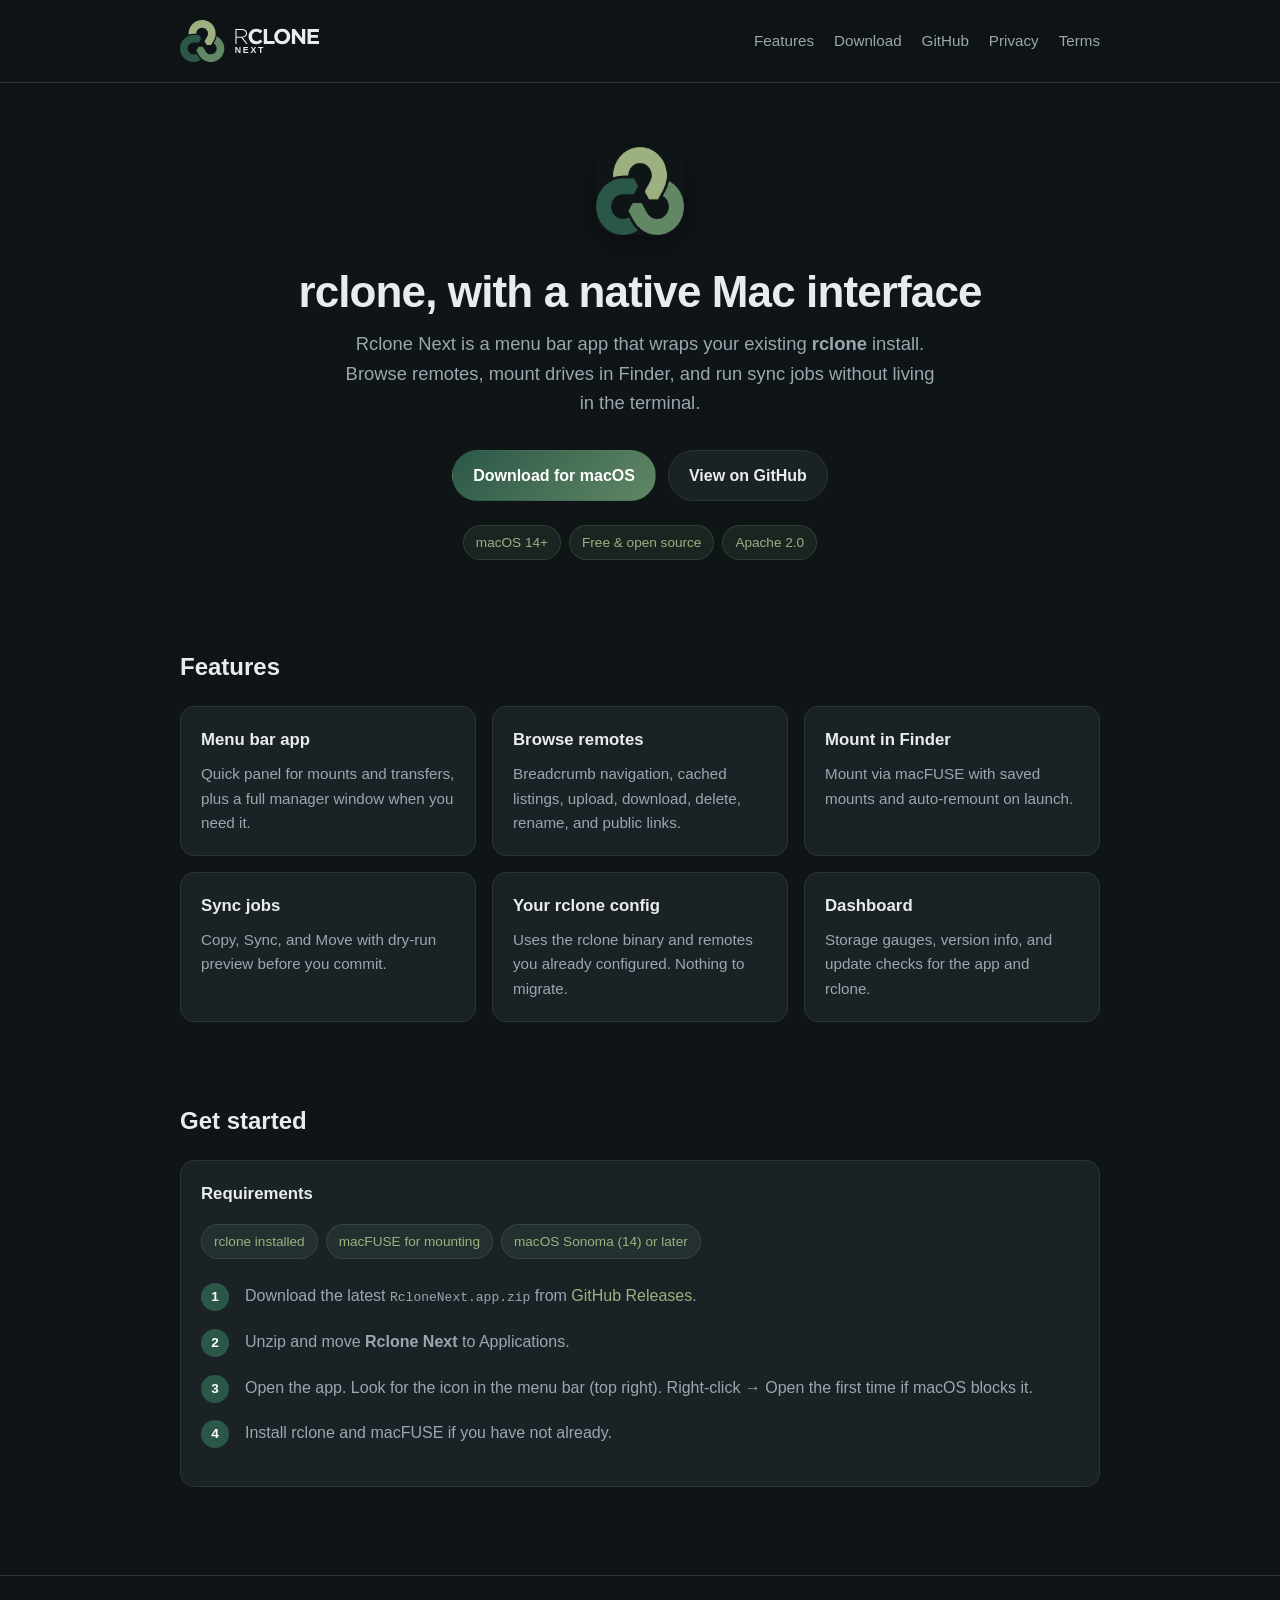
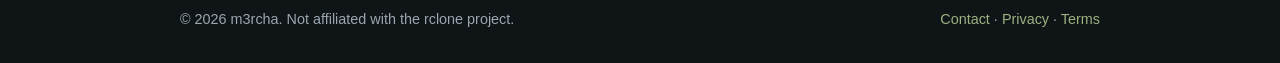
<file: docs/index.html>
<!DOCTYPE html>
<html lang="en">
<head>
  <meta charset="utf-8">
  <meta name="viewport" content="width=device-width, initial-scale=1">
  <title>Rclone Next — native macOS manager for rclone</title>
  <meta name="description" content="A free, open-source menu bar app for managing rclone on macOS. Browse remotes, mount drives, sync files.">
  <link rel="icon" href="assets/icon.png" type="image/png">
  <link rel="stylesheet" href="style.css">
</head>
<body>
  <header class="site-header">
    <div class="wrap">
      <a class="logo" href="index.html" aria-label="Rclone Next home">
        <img src="assets/wordmark.svg" alt="Rclone Next">
      </a>
      <nav class="nav" aria-label="Main">
        <a href="#features">Features</a>
        <a href="#download">Download</a>
        <a href="https://github.com/m3rcha/rclone-next">GitHub</a>
        <a href="privacy.html">Privacy</a>
        <a href="terms.html">Terms</a>
      </nav>
    </div>
  </header>

  <main>
    <section class="hero">
      <div class="wrap">
        <img class="hero-icon" src="assets/icon.png" alt="" width="88" height="88">
        <h1>rclone, with a native Mac interface</h1>
        <p class="lead">
          Rclone Next is a menu bar app that wraps your existing <strong>rclone</strong> install.
          Browse remotes, mount drives in Finder, and run sync jobs without living in the terminal.
        </p>
        <div class="cta-row">
          <a class="btn btn-primary" href="https://github.com/m3rcha/rclone-next/releases/latest">Download for macOS</a>
          <a class="btn btn-secondary" href="https://github.com/m3rcha/rclone-next">View on GitHub</a>
        </div>
        <div class="requirements" style="justify-content: center; margin-top: 1.5rem;">
          <span class="tag">macOS 14+</span>
          <span class="tag">Free &amp; open source</span>
          <span class="tag">Apache 2.0</span>
        </div>
      </div>
    </section>

    <section class="section" id="features">
      <div class="wrap">
        <h2>Features</h2>
        <div class="grid">
          <article class="card">
            <h3>Menu bar app</h3>
            <p>Quick panel for mounts and transfers, plus a full manager window when you need it.</p>
          </article>
          <article class="card">
            <h3>Browse remotes</h3>
            <p>Breadcrumb navigation, cached listings, upload, download, delete, rename, and public links.</p>
          </article>
          <article class="card">
            <h3>Mount in Finder</h3>
            <p>Mount via macFUSE with saved mounts and auto-remount on launch.</p>
          </article>
          <article class="card">
            <h3>Sync jobs</h3>
            <p>Copy, Sync, and Move with dry-run preview before you commit.</p>
          </article>
          <article class="card">
            <h3>Your rclone config</h3>
            <p>Uses the rclone binary and remotes you already configured. Nothing to migrate.</p>
          </article>
          <article class="card">
            <h3>Dashboard</h3>
            <p>Storage gauges, version info, and update checks for the app and rclone.</p>
          </article>
        </div>
      </div>
    </section>

    <section class="section" id="download">
      <div class="wrap">
        <h2>Get started</h2>
        <div class="card">
          <h3>Requirements</h3>
          <div class="requirements">
            <span class="tag"><a href="https://rclone.org/install/">rclone</a> installed</span>
            <span class="tag"><a href="https://macfuse.io/">macFUSE</a> for mounting</span>
            <span class="tag">macOS Sonoma (14) or later</span>
          </div>
          <ol class="steps" style="margin-top: 1.5rem;">
            <li>Download the latest <code>RcloneNext.app.zip</code> from <a href="https://github.com/m3rcha/rclone-next/releases/latest">GitHub Releases</a>.</li>
            <li>Unzip and move <strong>Rclone Next</strong> to Applications.</li>
            <li>Open the app. Look for the icon in the menu bar (top right). Right-click → Open the first time if macOS blocks it.</li>
            <li>Install rclone and macFUSE if you have not already.</li>
          </ol>
        </div>
      </div>
    </section>
  </main>

  <footer class="site-footer">
    <div class="wrap">
      <span>© 2026 m3rcha. Not affiliated with the rclone project.</span>
      <span>
        <a href="https://github.com/m3rcha/rclone-next/issues">Contact</a> ·
        <a href="privacy.html">Privacy</a> ·
        <a href="terms.html">Terms</a>
      </span>
    </div>
  </footer>
</body>
</html>
</file>
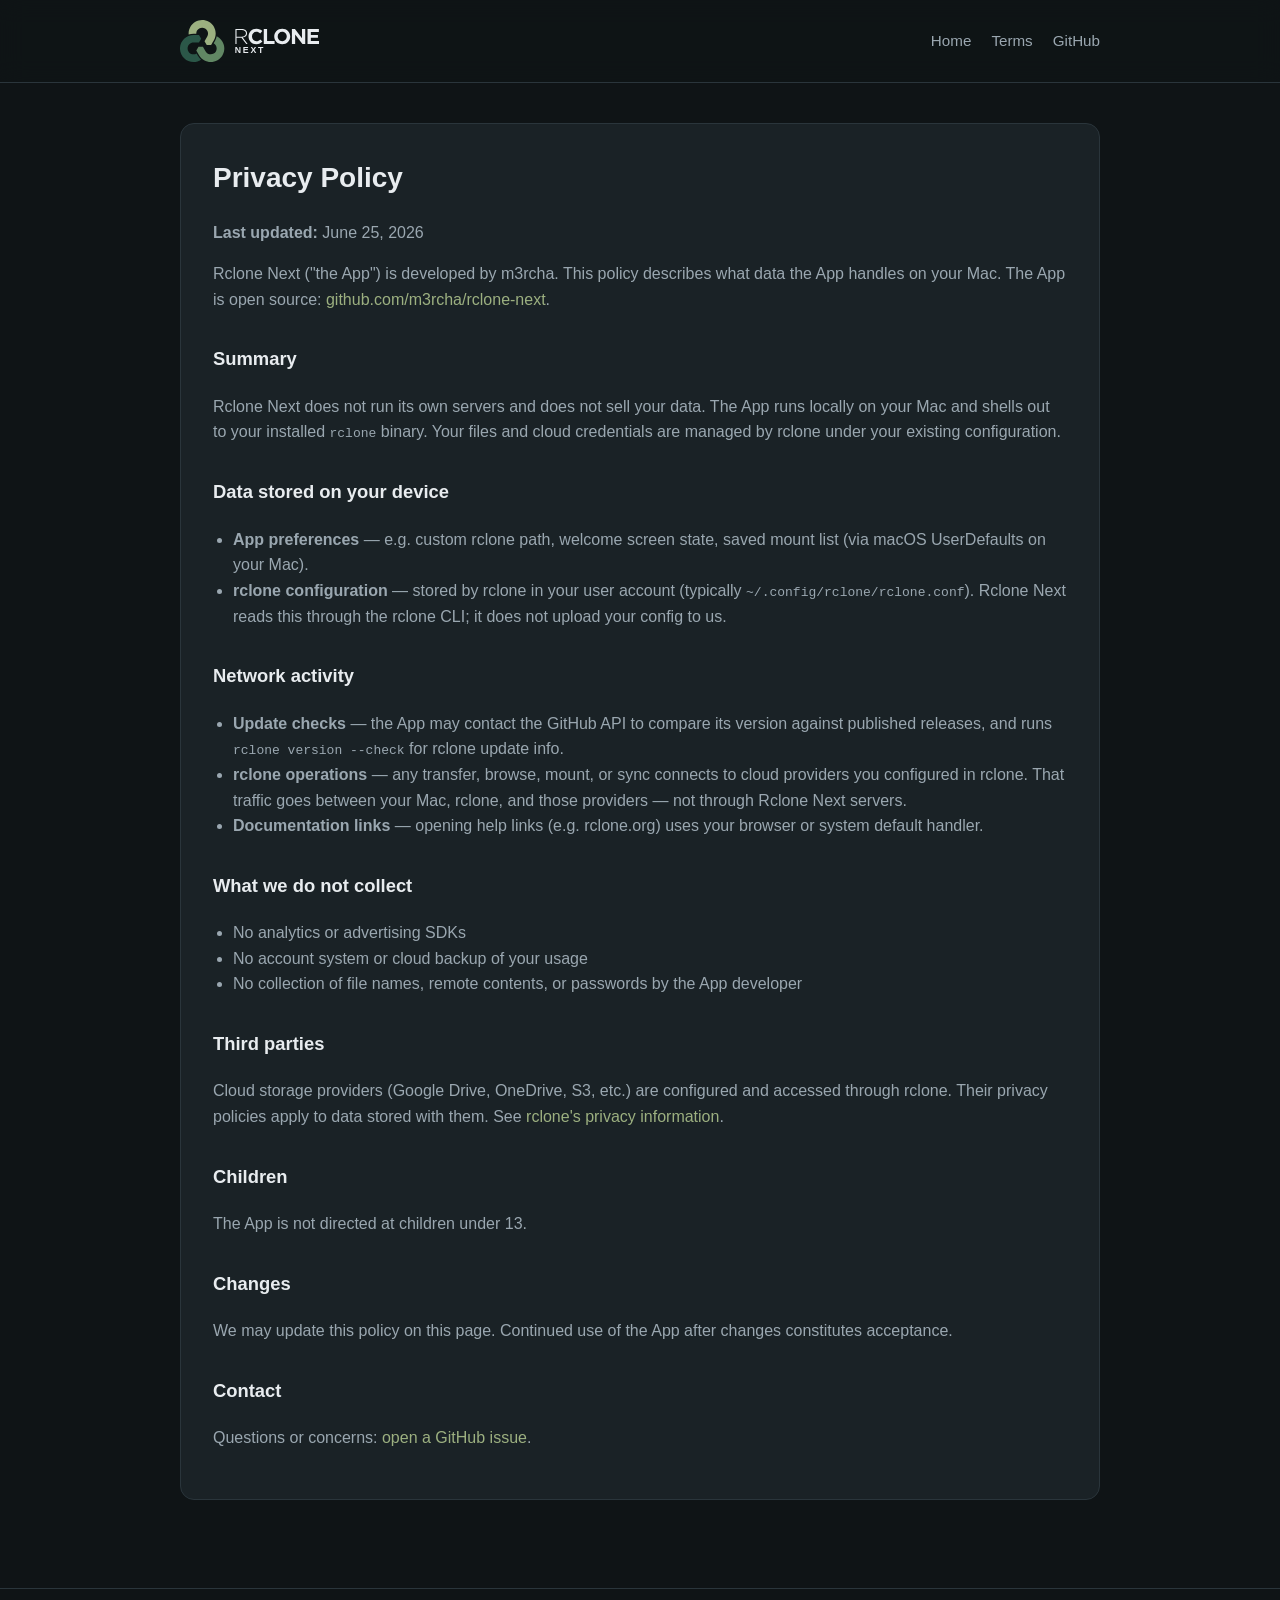
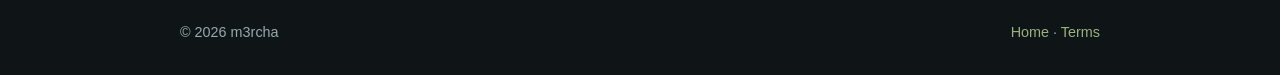
<file: docs/privacy.html>
<!DOCTYPE html>
<html lang="en">
<head>
  <meta charset="utf-8">
  <meta name="viewport" content="width=device-width, initial-scale=1">
  <title>Privacy Policy — Rclone Next</title>
  <link rel="icon" href="assets/icon.png" type="image/png">
  <link rel="stylesheet" href="style.css">
</head>
<body>
  <header class="site-header">
    <div class="wrap">
      <a class="logo" href="index.html"><img src="assets/wordmark.svg" alt="Rclone Next"></a>
      <nav class="nav">
        <a href="index.html">Home</a>
        <a href="terms.html">Terms</a>
        <a href="https://github.com/m3rcha/rclone-next">GitHub</a>
      </nav>
    </div>
  </header>

  <main class="section">
    <div class="wrap prose">
      <h1>Privacy Policy</h1>
      <p><strong>Last updated:</strong> June 25, 2026</p>
      <p>
        Rclone Next (&quot;the App&quot;) is developed by m3rcha. This policy describes what data the App
        handles on your Mac. The App is open source:
        <a href="https://github.com/m3rcha/rclone-next">github.com/m3rcha/rclone-next</a>.
      </p>

      <h2>Summary</h2>
      <p>
        Rclone Next does not run its own servers and does not sell your data. The App runs locally on
        your Mac and shells out to your installed <code>rclone</code> binary. Your files and cloud
        credentials are managed by rclone under your existing configuration.
      </p>

      <h2>Data stored on your device</h2>
      <ul>
        <li><strong>App preferences</strong> — e.g. custom rclone path, welcome screen state, saved mount list (via macOS UserDefaults on your Mac).</li>
        <li><strong>rclone configuration</strong> — stored by rclone in your user account (typically <code>~/.config/rclone/rclone.conf</code>). Rclone Next reads this through the rclone CLI; it does not upload your config to us.</li>
      </ul>

      <h2>Network activity</h2>
      <ul>
        <li><strong>Update checks</strong> — the App may contact the GitHub API to compare its version against published releases, and runs <code>rclone version --check</code> for rclone update info.</li>
        <li><strong>rclone operations</strong> — any transfer, browse, mount, or sync connects to cloud providers you configured in rclone. That traffic goes between your Mac, rclone, and those providers — not through Rclone Next servers.</li>
        <li><strong>Documentation links</strong> — opening help links (e.g. rclone.org) uses your browser or system default handler.</li>
      </ul>

      <h2>What we do not collect</h2>
      <ul>
        <li>No analytics or advertising SDKs</li>
        <li>No account system or cloud backup of your usage</li>
        <li>No collection of file names, remote contents, or passwords by the App developer</li>
      </ul>

      <h2>Third parties</h2>
      <p>
        Cloud storage providers (Google Drive, OneDrive, S3, etc.) are configured and accessed through
        rclone. Their privacy policies apply to data stored with them. See
        <a href="https://rclone.org/privacy/">rclone&apos;s privacy information</a>.
      </p>

      <h2>Children</h2>
      <p>The App is not directed at children under 13.</p>

      <h2>Changes</h2>
      <p>We may update this policy on this page. Continued use of the App after changes constitutes acceptance.</p>

      <h2>Contact</h2>
      <p>
        Questions or concerns:
        <a href="https://github.com/m3rcha/rclone-next/issues">open a GitHub issue</a>.
      </p>
    </div>
  </main>

  <footer class="site-footer">
    <div class="wrap">
      <span>© 2026 m3rcha</span>
      <span><a href="index.html">Home</a> · <a href="terms.html">Terms</a></span>
    </div>
  </footer>
</body>
</html>
</file>
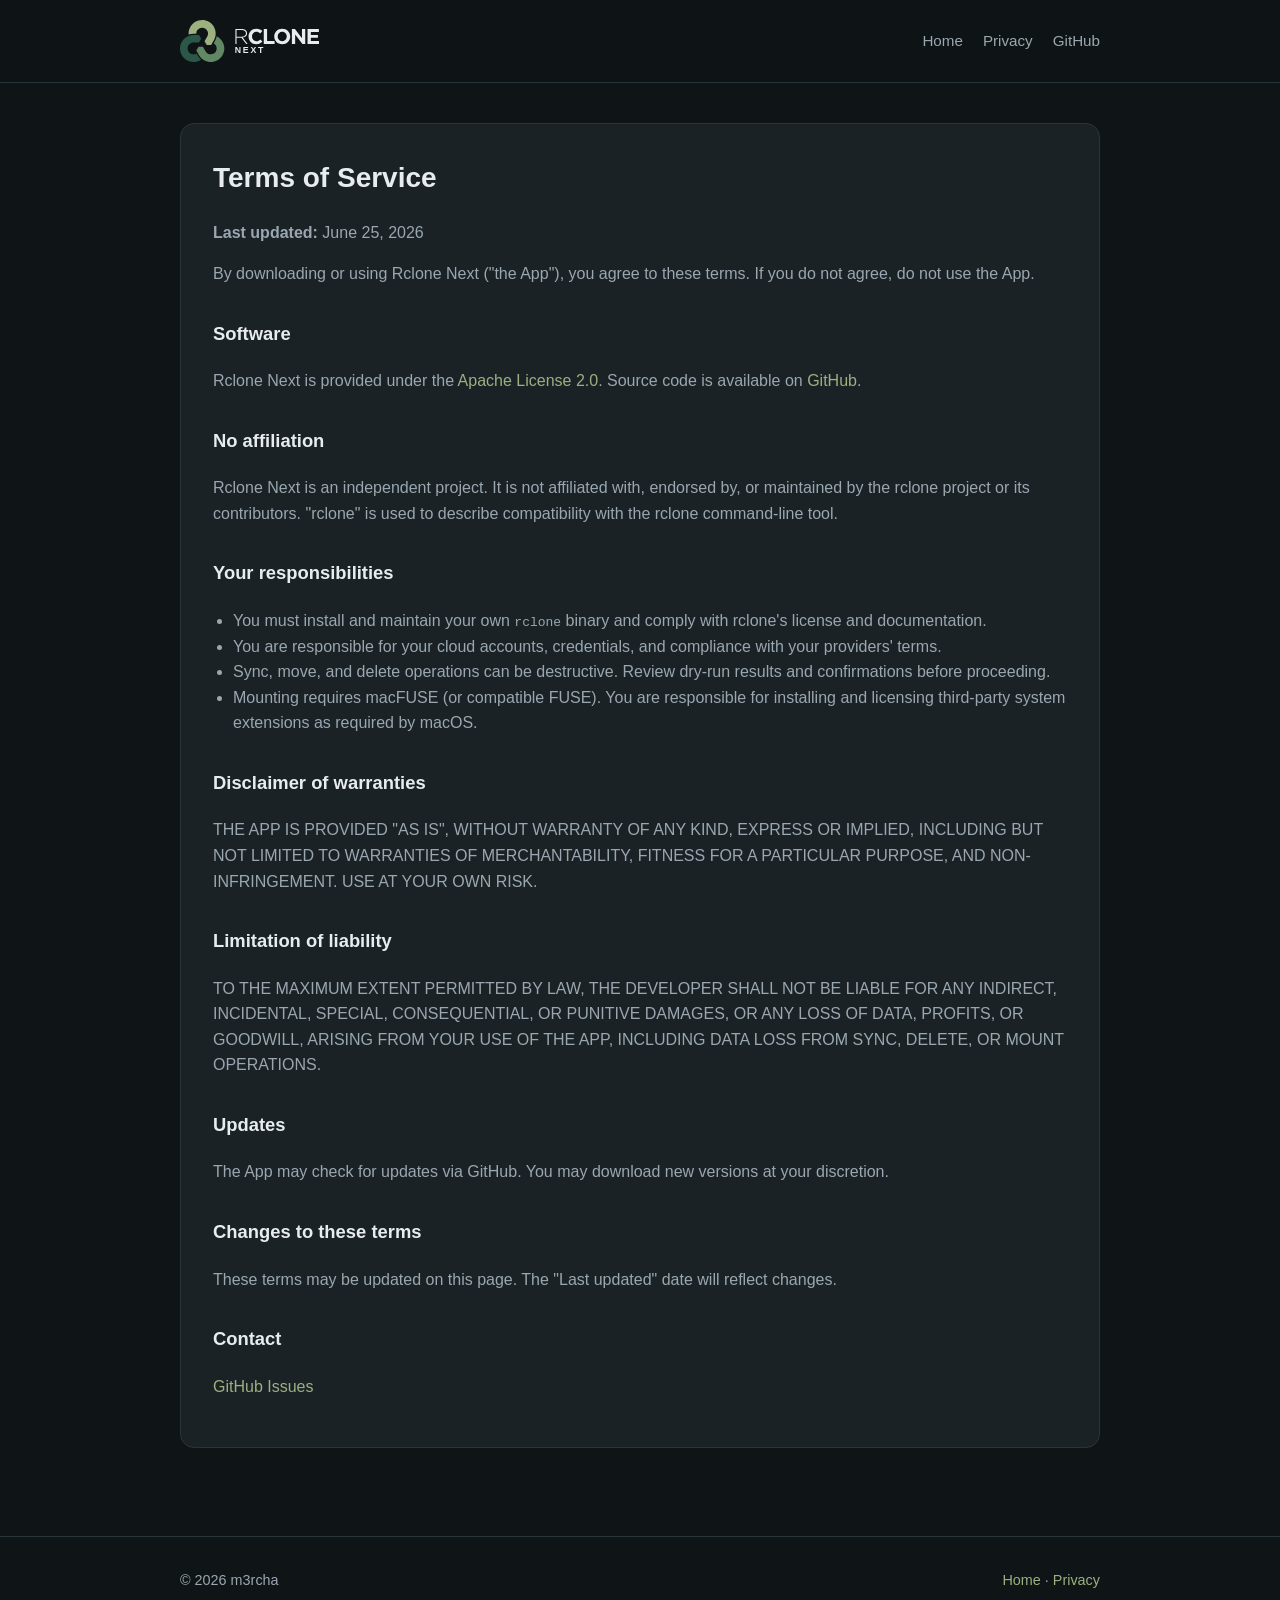
<file: docs/terms.html>
<!DOCTYPE html>
<html lang="en">
<head>
  <meta charset="utf-8">
  <meta name="viewport" content="width=device-width, initial-scale=1">
  <title>Terms of Service — Rclone Next</title>
  <link rel="icon" href="assets/icon.png" type="image/png">
  <link rel="stylesheet" href="style.css">
</head>
<body>
  <header class="site-header">
    <div class="wrap">
      <a class="logo" href="index.html"><img src="assets/wordmark.svg" alt="Rclone Next"></a>
      <nav class="nav">
        <a href="index.html">Home</a>
        <a href="privacy.html">Privacy</a>
        <a href="https://github.com/m3rcha/rclone-next">GitHub</a>
      </nav>
    </div>
  </header>

  <main class="section">
    <div class="wrap prose">
      <h1>Terms of Service</h1>
      <p><strong>Last updated:</strong> June 25, 2026</p>
      <p>
        By downloading or using Rclone Next (&quot;the App&quot;), you agree to these terms. If you do not
        agree, do not use the App.
      </p>

      <h2>Software</h2>
      <p>
        Rclone Next is provided under the
        <a href="https://github.com/m3rcha/rclone-next/blob/main/LICENSE">Apache License 2.0</a>.
        Source code is available on
        <a href="https://github.com/m3rcha/rclone-next">GitHub</a>.
      </p>

      <h2>No affiliation</h2>
      <p>
        Rclone Next is an independent project. It is not affiliated with, endorsed by, or maintained
        by the rclone project or its contributors. &quot;rclone&quot; is used to describe compatibility with
        the rclone command-line tool.
      </p>

      <h2>Your responsibilities</h2>
      <ul>
        <li>You must install and maintain your own <code>rclone</code> binary and comply with rclone&apos;s license and documentation.</li>
        <li>You are responsible for your cloud accounts, credentials, and compliance with your providers&apos; terms.</li>
        <li>Sync, move, and delete operations can be destructive. Review dry-run results and confirmations before proceeding.</li>
        <li>Mounting requires macFUSE (or compatible FUSE). You are responsible for installing and licensing third-party system extensions as required by macOS.</li>
      </ul>

      <h2>Disclaimer of warranties</h2>
      <p>
        THE APP IS PROVIDED &quot;AS IS&quot;, WITHOUT WARRANTY OF ANY KIND, EXPRESS OR IMPLIED, INCLUDING BUT
        NOT LIMITED TO WARRANTIES OF MERCHANTABILITY, FITNESS FOR A PARTICULAR PURPOSE, AND
        NON-INFRINGEMENT. USE AT YOUR OWN RISK.
      </p>

      <h2>Limitation of liability</h2>
      <p>
        TO THE MAXIMUM EXTENT PERMITTED BY LAW, THE DEVELOPER SHALL NOT BE LIABLE FOR ANY INDIRECT,
        INCIDENTAL, SPECIAL, CONSEQUENTIAL, OR PUNITIVE DAMAGES, OR ANY LOSS OF DATA, PROFITS, OR
        GOODWILL, ARISING FROM YOUR USE OF THE APP, INCLUDING DATA LOSS FROM SYNC, DELETE, OR MOUNT
        OPERATIONS.
      </p>

      <h2>Updates</h2>
      <p>
        The App may check for updates via GitHub. You may download new versions at your discretion.
      </p>

      <h2>Changes to these terms</h2>
      <p>These terms may be updated on this page. The &quot;Last updated&quot; date will reflect changes.</p>

      <h2>Contact</h2>
      <p>
        <a href="https://github.com/m3rcha/rclone-next/issues">GitHub Issues</a>
      </p>
    </div>
  </main>

  <footer class="site-footer">
    <div class="wrap">
      <span>© 2026 m3rcha</span>
      <span><a href="index.html">Home</a> · <a href="privacy.html">Privacy</a></span>
    </div>
  </footer>
</body>
</html>
</file>
<file: docs/style.css>
:root {
  --bg: #0f1416;
  --surface: #1a2226;
  --border: #2a353b;
  --text: #e8ecef;
  --muted: #9aa7b0;
  --accent: #618764;
  --accent-light: #9cb080;
  --accent-dark: #2b5748;
  --ink: #273338;
  --radius: 14px;
  --max: 920px;
}

* { box-sizing: border-box; }

html { scroll-behavior: smooth; }

body {
  margin: 0;
  font-family: -apple-system, BlinkMacSystemFont, "Segoe UI", Helvetica, Arial, sans-serif;
  background: var(--bg);
  color: var(--text);
  line-height: 1.6;
}

a { color: var(--accent-light); text-decoration: none; }
a:hover { text-decoration: underline; }

.wrap {
  width: min(var(--max), calc(100% - 2rem));
  margin: 0 auto;
}

.site-header {
  padding: 1.25rem 0;
  border-bottom: 1px solid var(--border);
  background: rgba(15, 20, 22, 0.9);
  backdrop-filter: blur(12px);
  position: sticky;
  top: 0;
  z-index: 10;
}

.site-header .wrap {
  display: flex;
  align-items: center;
  justify-content: space-between;
  gap: 1rem;
}

.logo img { height: 42px; width: auto; display: block; }

.nav { display: flex; gap: 1.25rem; flex-wrap: wrap; font-size: 0.95rem; }
.nav a { color: var(--muted); }
.nav a:hover { color: var(--text); text-decoration: none; }

.hero {
  padding: 4rem 0 3rem;
  text-align: center;
}

.hero-icon {
  width: 88px;
  height: 88px;
  border-radius: 22px;
  margin: 0 auto 1.5rem;
  box-shadow: 0 12px 40px rgba(0, 0, 0, 0.35);
}

.hero h1 {
  font-size: clamp(2rem, 5vw, 2.75rem);
  line-height: 1.15;
  margin: 0 0 0.75rem;
  letter-spacing: -0.02em;
}

.hero p.lead {
  font-size: 1.15rem;
  color: var(--muted);
  max-width: 38rem;
  margin: 0 auto 2rem;
}

.cta-row {
  display: flex;
  gap: 0.75rem;
  justify-content: center;
  flex-wrap: wrap;
}

.btn {
  display: inline-flex;
  align-items: center;
  gap: 0.45rem;
  padding: 0.75rem 1.25rem;
  border-radius: 999px;
  font-weight: 600;
  border: 1px solid transparent;
}

.btn-primary {
  background: linear-gradient(135deg, var(--accent-dark), var(--accent));
  color: white;
}
.btn-primary:hover { filter: brightness(1.08); text-decoration: none; }

.btn-secondary {
  background: var(--surface);
  border-color: var(--border);
  color: var(--text);
}
.btn-secondary:hover { border-color: var(--accent); text-decoration: none; }

.section { padding: 2.5rem 0; }

.section h2 {
  font-size: 1.5rem;
  margin: 0 0 1.25rem;
}

.grid {
  display: grid;
  grid-template-columns: repeat(auto-fit, minmax(240px, 1fr));
  gap: 1rem;
}

.card {
  background: var(--surface);
  border: 1px solid var(--border);
  border-radius: var(--radius);
  padding: 1.25rem;
}

.card h3 {
  margin: 0 0 0.5rem;
  font-size: 1.05rem;
}

.card p { margin: 0; color: var(--muted); font-size: 0.95rem; }

.requirements {
  display: flex;
  flex-wrap: wrap;
  gap: 0.5rem;
  margin-top: 1rem;
}

.tag {
  font-size: 0.85rem;
  padding: 0.35rem 0.75rem;
  border-radius: 999px;
  background: rgba(97, 135, 100, 0.15);
  color: var(--accent-light);
  border: 1px solid rgba(97, 135, 100, 0.25);
}

.steps { counter-reset: step; list-style: none; padding: 0; margin: 0; }
.steps li {
  counter-increment: step;
  position: relative;
  padding: 0 0 1.25rem 2.75rem;
  color: var(--muted);
}
.steps li::before {
  content: counter(step);
  position: absolute;
  left: 0;
  top: 0;
  width: 1.75rem;
  height: 1.75rem;
  border-radius: 50%;
  background: var(--accent-dark);
  color: white;
  font-size: 0.85rem;
  font-weight: 700;
  display: grid;
  place-items: center;
}

.prose {
  background: var(--surface);
  border: 1px solid var(--border);
  border-radius: var(--radius);
  padding: 2rem;
}

.prose h1 { margin-top: 0; font-size: 1.75rem; }
.prose h2 { font-size: 1.15rem; margin-top: 2rem; }
.prose p, .prose li { color: var(--muted); }
.prose ul { padding-left: 1.25rem; }

.site-footer {
  margin-top: 3rem;
  padding: 2rem 0;
  border-top: 1px solid var(--border);
  color: var(--muted);
  font-size: 0.9rem;
}

.site-footer .wrap {
  display: flex;
  justify-content: space-between;
  gap: 1rem;
  flex-wrap: wrap;
}

@media (max-width: 640px) {
  .hero { padding-top: 2.5rem; }
  .prose { padding: 1.25rem; }
}
</file>
